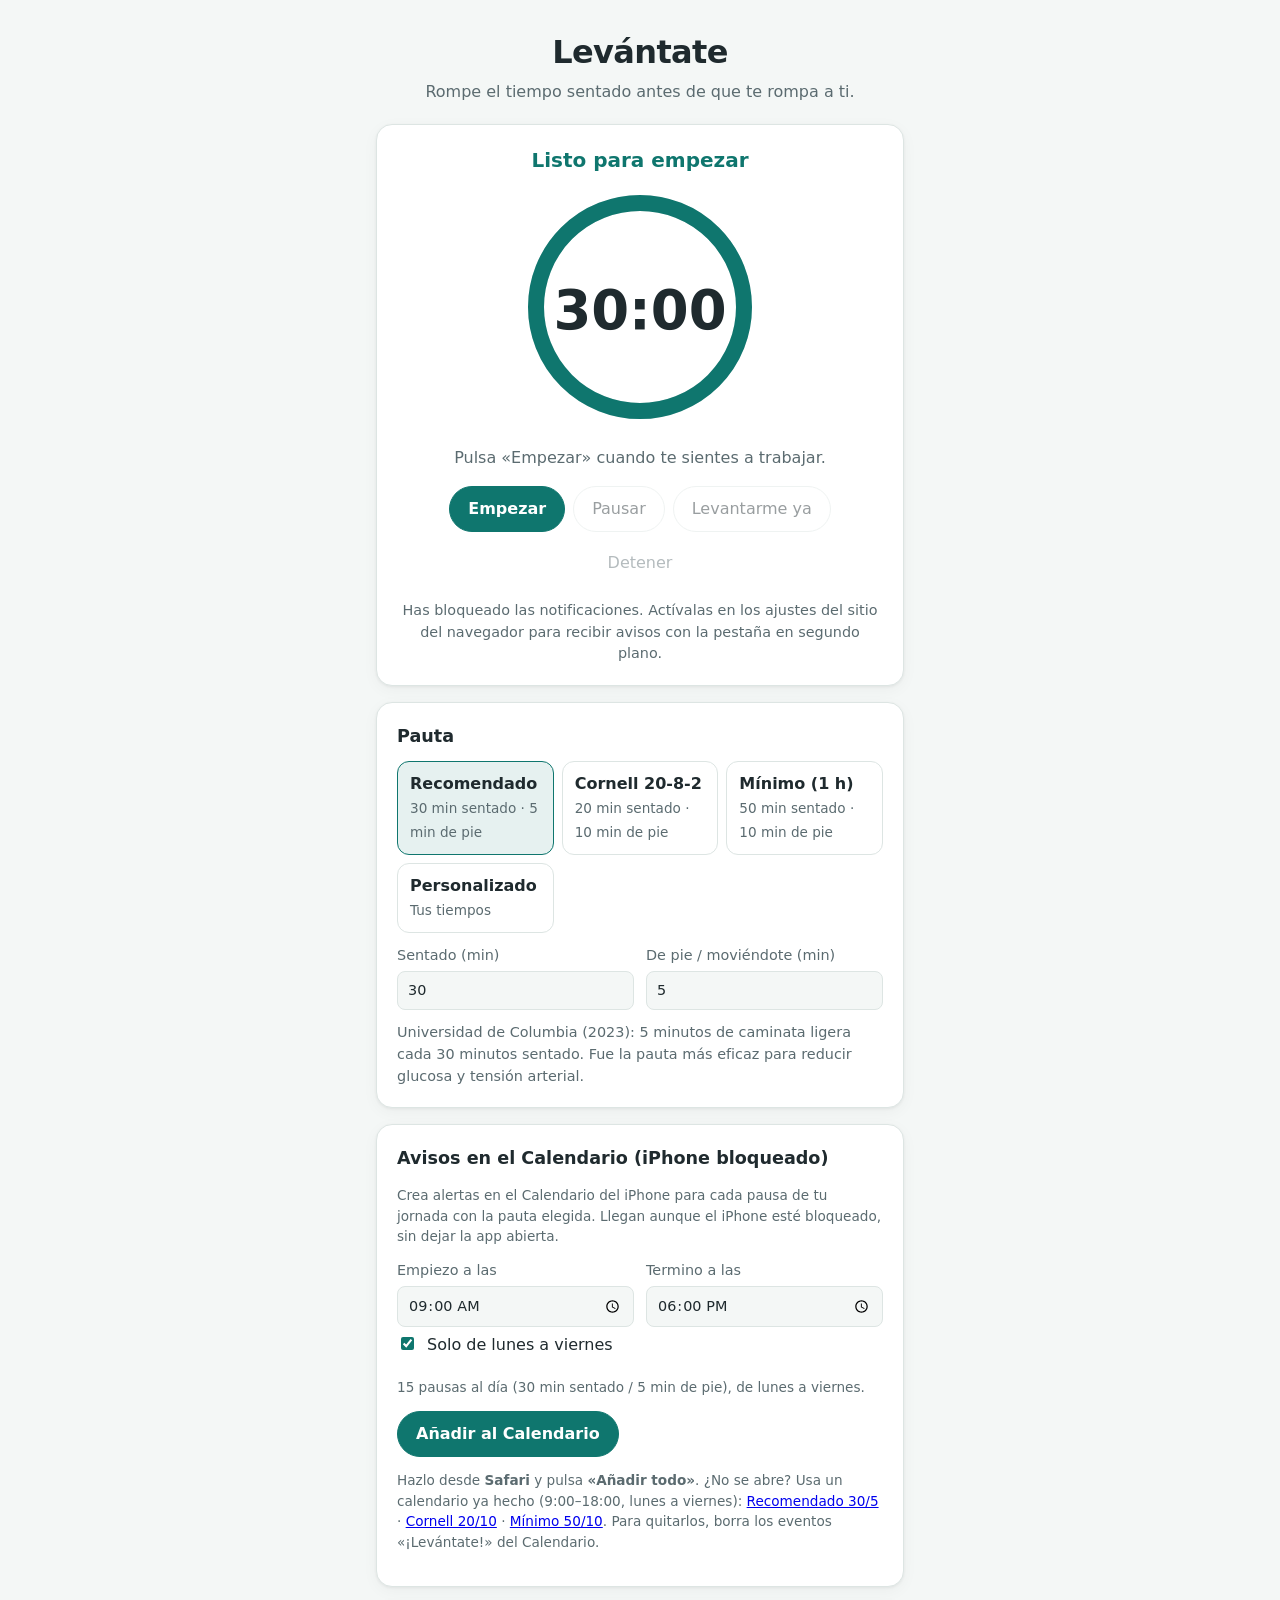
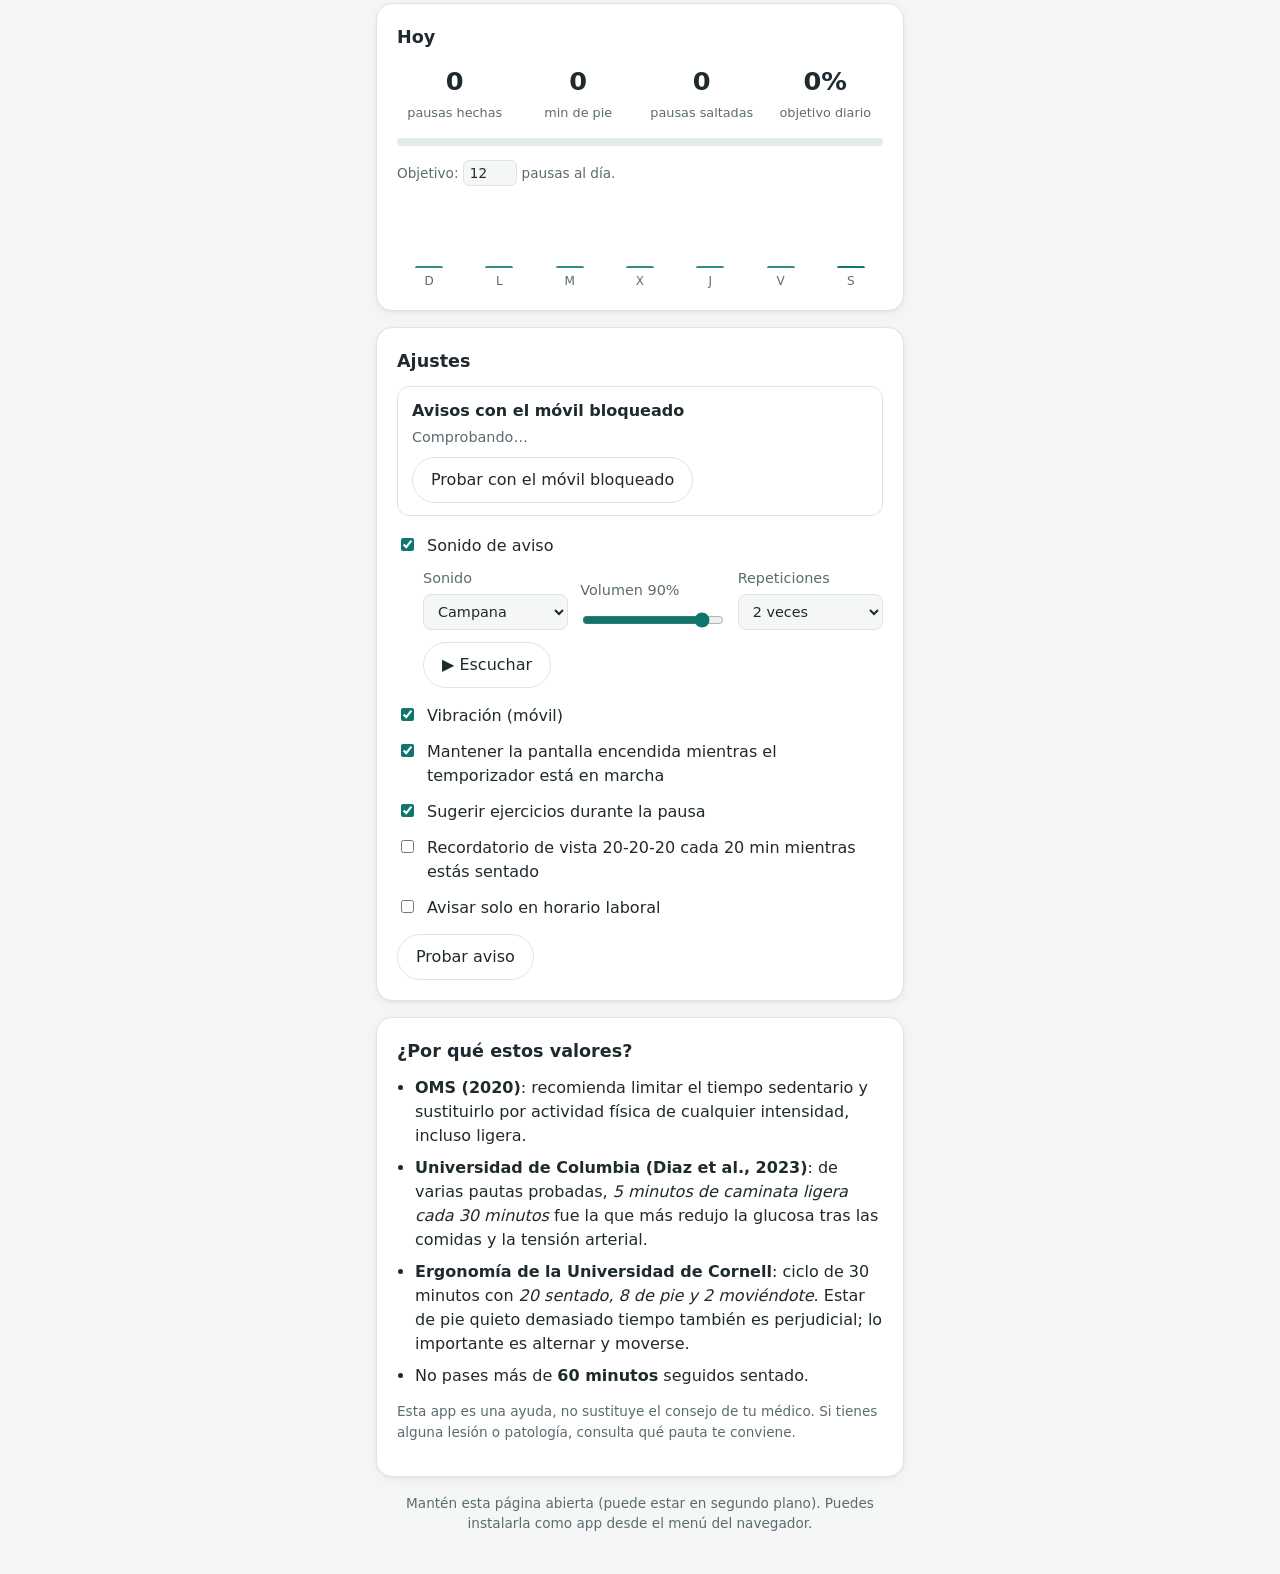
<file: index.html>
<!doctype html>
<html lang="es">
<head>
  <meta charset="utf-8">
  <meta name="viewport" content="width=device-width, initial-scale=1">
  <title>Levántate</title>
  <meta name="description" content="Recordatorios para levantarte y moverte mientras trabajas sentado, con pautas recomendadas por estudios médicos.">
  <meta name="theme-color" content="#0f766e">
  <link rel="manifest" href="manifest.webmanifest">
  <link rel="icon" href="icons/icon.svg" type="image/svg+xml">
  <link rel="apple-touch-icon" href="icons/icon-192.png">
  <meta name="apple-mobile-web-app-capable" content="yes">
  <meta name="apple-mobile-web-app-title" content="Levántate">
  <meta name="apple-mobile-web-app-status-bar-style" content="default">
  <link rel="stylesheet" href="styles.css">
</head>
<body>
  <main class="app">
    <header class="top">
      <h1>Levántate</h1>
      <p class="subtitle">Rompe el tiempo sentado antes de que te rompa a ti.</p>
    </header>

    <details class="card ios-help hidden" id="iosHelp">
      <summary>Uso en iPhone</summary>
      <ol>
        <li id="iosInstall">Pulsa <strong>Compartir</strong> <span aria-hidden="true">⬆︎</span> → <strong>Añadir a pantalla de inicio</strong> y abre la app desde ese icono. Solo así iOS permite notificaciones.</li>
        <li>iOS detiene las webs al bloquear la pantalla o cambiar de app. Deja la app <strong>abierta en primer plano</strong> con «Mantener la pantalla encendida» activado (por ejemplo, con el móvil en un soporte junto al ordenador).</li>
        <li>El sonido suena aunque el iPhone esté en silencio; el volumen lo marcan los botones laterales.</li>
      </ol>
    </details>

    <section class="card timer-card" aria-live="polite">
      <div class="phase" id="phaseLabel">Listo para empezar</div>
      <div class="ring-wrap">
        <svg class="ring" viewBox="0 0 120 120" aria-hidden="true">
          <circle class="ring-bg" cx="60" cy="60" r="52"></circle>
          <circle class="ring-fg" id="ringFg" cx="60" cy="60" r="52"></circle>
        </svg>
        <div class="time" id="timeLeft">30:00</div>
      </div>
      <div class="hint" id="phaseHint">Pulsa «Empezar» cuando te sientes a trabajar.</div>

      <div class="exercise hidden" id="exerciseBox">
        <div class="exercise-title">Mientras estás de pie prueba:</div>
        <div class="exercise-name" id="exerciseName"></div>
        <div class="exercise-desc" id="exerciseDesc"></div>
        <button class="link" id="nextExercise" type="button">Otra sugerencia</button>
      </div>

      <div class="controls">
        <button class="btn primary" id="startBtn" type="button">Empezar</button>
        <button class="btn" id="pauseBtn" type="button" disabled>Pausar</button>
        <button class="btn" id="skipBtn" type="button" disabled>Saltar fase</button>
        <button class="btn ghost" id="stopBtn" type="button" disabled>Detener</button>
      </div>
      <div class="notice hidden" id="permNotice">
        Las notificaciones están desactivadas. Solo oirás el sonido con la pestaña abierta.
        <button class="link" id="permBtn" type="button">Activar notificaciones</button>
      </div>
    </section>

    <section class="card">
      <h2>Pauta</h2>
      <div class="presets" id="presets" role="radiogroup" aria-label="Pauta de pausas"></div>
      <div class="custom" id="customBox">
        <label>Sentado (min)
          <input type="number" id="sitInput" min="1" max="180" step="1">
        </label>
        <label>De pie / moviéndote (min)
          <input type="number" id="standInput" min="1" max="60" step="1">
        </label>
      </div>
      <p class="preset-info" id="presetInfo"></p>
    </section>

    <section class="card" id="calCard">
      <h2>Avisos en el Calendario (iPhone bloqueado)</h2>
      <p class="small">Crea alertas en el Calendario del iPhone para cada pausa de tu jornada con la pauta elegida. Llegan aunque el iPhone esté bloqueado, sin dejar la app abierta.</p>
      <div class="custom">
        <label>Empiezo a las <input type="time" id="calFrom"></label>
        <label>Termino a las <input type="time" id="calTo"></label>
      </div>
      <label class="toggle"><input type="checkbox" id="calWeekdays"> Solo de lunes a viernes</label>
      <p class="small" id="calSummary"></p>
      <button class="btn primary" id="calBtn" type="button">Añadir al Calendario</button>
      <p class="small">Hazlo desde <strong>Safari</strong> y pulsa <strong>«Añadir todo»</strong>. ¿No se abre? Usa un calendario ya hecho (9:00–18:00, lunes a viernes):
        <a href="calendarios/recomendado-9-18-lv.ics">Recomendado 30/5</a> ·
        <a href="calendarios/cornell-9-18-lv.ics">Cornell 20/10</a> ·
        <a href="calendarios/minimo-9-18-lv.ics">Mínimo 50/10</a>.
        Para quitarlos, borra los eventos «¡Levántate!» del Calendario.</p>
    </section>

    <section class="card">
      <h2>Hoy</h2>
      <div class="stats">
        <div class="stat"><span class="stat-num" id="statBreaks">0</span><span class="stat-label">pausas hechas</span></div>
        <div class="stat"><span class="stat-num" id="statStand">0</span><span class="stat-label">min de pie</span></div>
        <div class="stat"><span class="stat-num" id="statSkipped">0</span><span class="stat-label">pausas saltadas</span></div>
        <div class="stat"><span class="stat-num" id="statGoal">0%</span><span class="stat-label">objetivo diario</span></div>
      </div>
      <div class="goal-bar"><div class="goal-fill" id="goalFill"></div></div>
      <p class="small">Objetivo: <input type="number" id="goalInput" min="1" max="30" class="inline-num"> pausas al día.</p>
      <div class="week" id="weekChart" aria-label="Pausas de los últimos 7 días"></div>
    </section>

    <section class="card">
      <h2>Ajustes</h2>
      <div class="push-box" id="pushBox">
        <strong>Avisos con el móvil bloqueado</strong>
        <p id="pushStatus">Comprobando…</p>
        <button class="btn small-btn" id="pushTestBtn" type="button">Probar con el móvil bloqueado</button>
      </div>
      <label class="toggle"><input type="checkbox" id="soundToggle"> Sonido de aviso</label>
      <div class="sound-box" id="soundBox">
        <label>Sonido
          <select id="soundType"></select>
        </label>
        <label><span>Volumen <span id="volumeVal"></span></span>
          <input type="range" id="volumeInput" min="10" max="100" step="5">
        </label>
        <label>Repeticiones
          <select id="repeatInput">
            <option value="1">1 vez</option>
            <option value="2">2 veces</option>
            <option value="3">3 veces</option>
            <option value="5">5 veces</option>
          </select>
        </label>
        <button class="btn small-btn" id="soundTestBtn" type="button">▶ Escuchar</button>
      </div>
      <label class="toggle"><input type="checkbox" id="vibrateToggle"> Vibración (móvil)</label>
      <label class="toggle"><input type="checkbox" id="wakeToggle"> Mantener la pantalla encendida mientras el temporizador está en marcha</label>
      <label class="toggle"><input type="checkbox" id="exerciseToggle"> Sugerir ejercicios durante la pausa</label>
      <label class="toggle"><input type="checkbox" id="eyesToggle"> Recordatorio de vista 20-20-20 cada 20 min mientras estás sentado</label>
      <label class="toggle"><input type="checkbox" id="hoursToggle"> Avisar solo en horario laboral</label>
      <div class="custom hours" id="hoursBox">
        <label>Desde <input type="time" id="hoursFrom"></label>
        <label>Hasta <input type="time" id="hoursTo"></label>
      </div>
      <button class="btn small-btn" id="testBtn" type="button">Probar aviso</button>
    </section>

    <section class="card evidence">
      <h2>¿Por qué estos valores?</h2>
      <ul>
        <li><strong>OMS (2020)</strong>: recomienda limitar el tiempo sedentario y sustituirlo por actividad física de cualquier intensidad, incluso ligera.</li>
        <li><strong>Universidad de Columbia (Diaz et al., 2023)</strong>: de varias pautas probadas, <em>5 minutos de caminata ligera cada 30 minutos</em> fue la que más redujo la glucosa tras las comidas y la tensión arterial.</li>
        <li><strong>Ergonomía de la Universidad de Cornell</strong>: ciclo de 30 minutos con <em>20 sentado, 8 de pie y 2 moviéndote</em>. Estar de pie quieto demasiado tiempo también es perjudicial; lo importante es alternar y moverse.</li>
        <li>No pases más de <strong>60 minutos</strong> seguidos sentado.</li>
      </ul>
      <p class="small">Esta app es una ayuda, no sustituye el consejo de tu médico. Si tienes alguna lesión o patología, consulta qué pauta te conviene.</p>
    </section>

    <footer class="foot small">
      Mantén esta página abierta (puede estar en segundo plano). Puedes instalarla como app desde el menú del navegador.
    </footer>
  </main>

  <script type="module" src="app.js"></script>
</body>
</html>
</file>
<file: styles.css>
:root {
  --bg: #f4f7f6;
  --card: #ffffff;
  --text: #1f2a2e;
  --muted: #5b6b70;
  --border: #dde5e3;
  --sit: #0f766e;
  --stand: #ea580c;
  --accent: #0f766e;
  --accent-text: #ffffff;
  --ring-bg: #e3ebe9;
  --shadow: 0 1px 3px rgba(0, 0, 0, 0.06), 0 4px 16px rgba(0, 0, 0, 0.04);
}

@media (prefers-color-scheme: dark) {
  :root {
    --bg: #0e1517;
    --card: #172124;
    --text: #e6eeec;
    --muted: #93a5a8;
    --border: #26363a;
    --sit: #2dd4bf;
    --stand: #fb923c;
    --accent: #14b8a6;
    --accent-text: #04201c;
    --ring-bg: #23322f;
    --shadow: none;
  }
}

* { box-sizing: border-box; }

body {
  margin: 0;
  background: var(--bg);
  color: var(--text);
  font-family: system-ui, -apple-system, "Segoe UI", Roboto, sans-serif;
  line-height: 1.5;
}

body.standing { --accent: var(--stand); }

.app {
  max-width: 560px;
  margin: 0 auto;
  padding: 16px 16px 40px;
}

.top { text-align: center; margin: 12px 0 20px; }
.top h1 { margin: 0; font-size: 2rem; letter-spacing: -0.02em; }
.subtitle { margin: 4px 0 0; color: var(--muted); }

.card {
  background: var(--card);
  border: 1px solid var(--border);
  border-radius: 16px;
  padding: 20px;
  margin-bottom: 16px;
  box-shadow: var(--shadow);
}

.card h2 { margin: 0 0 12px; font-size: 1.1rem; }

.timer-card { text-align: center; }

.phase {
  font-weight: 700;
  font-size: 1.25rem;
  color: var(--accent);
}

.ring-wrap {
  position: relative;
  width: min(240px, 70vw);
  aspect-ratio: 1;
  margin: 12px auto;
}

.ring { width: 100%; height: 100%; transform: rotate(-90deg); }
.ring circle { fill: none; stroke-width: 8; }
.ring-bg { stroke: var(--ring-bg); }
.ring-fg {
  stroke: var(--accent);
  stroke-linecap: round;
  stroke-dasharray: 326.73;
  stroke-dashoffset: 0;
  transition: stroke-dashoffset 0.9s linear, stroke 0.3s;
}

.time {
  position: absolute;
  inset: 0;
  display: grid;
  place-items: center;
  font-size: clamp(2.4rem, 12vw, 3.4rem);
  font-weight: 700;
  font-variant-numeric: tabular-nums;
}

.hint { color: var(--muted); min-height: 1.5em; }

.exercise {
  margin: 16px 0 4px;
  padding: 14px;
  border-radius: 12px;
  background: color-mix(in srgb, var(--stand) 12%, transparent);
  text-align: left;
}
.exercise-title { font-size: 0.85rem; color: var(--muted); }
.exercise-name { font-weight: 700; font-size: 1.05rem; margin-top: 2px; }
.exercise-desc { margin: 4px 0 6px; }

.controls {
  display: flex;
  flex-wrap: wrap;
  gap: 8px;
  justify-content: center;
  margin-top: 16px;
}

.btn {
  font: inherit;
  padding: 10px 18px;
  border-radius: 999px;
  border: 1px solid var(--border);
  background: transparent;
  color: var(--text);
  cursor: pointer;
}
.btn:hover:not(:disabled) { border-color: var(--accent); }
.btn:disabled { opacity: 0.45; cursor: default; }
.btn.primary {
  background: var(--accent);
  border-color: var(--accent);
  color: var(--accent-text);
  font-weight: 600;
}
.btn.ghost { border-color: transparent; color: var(--muted); }
.small-btn { margin-top: 8px; }

.link {
  font: inherit;
  background: none;
  border: none;
  padding: 0;
  color: var(--accent);
  text-decoration: underline;
  cursor: pointer;
}

.notice {
  margin-top: 14px;
  font-size: 0.9rem;
  color: var(--muted);
}

.presets {
  display: grid;
  grid-template-columns: repeat(auto-fit, minmax(150px, 1fr));
  gap: 8px;
}

.preset {
  font: inherit;
  text-align: left;
  padding: 10px 12px;
  border-radius: 12px;
  border: 1px solid var(--border);
  background: transparent;
  color: var(--text);
  cursor: pointer;
}
.preset[aria-checked="true"] {
  border-color: var(--sit);
  background: color-mix(in srgb, var(--sit) 10%, transparent);
}
.preset-name { font-weight: 600; display: block; }
.preset-vals { font-size: 0.85rem; color: var(--muted); }

.custom {
  display: flex;
  gap: 12px;
  flex-wrap: wrap;
  margin-top: 12px;
}
.custom label { display: flex; flex-direction: column; font-size: 0.9rem; color: var(--muted); flex: 1 1 140px; }
.custom input {
  font: inherit;
  margin-top: 4px;
  padding: 8px 10px;
  border-radius: 8px;
  border: 1px solid var(--border);
  background: var(--bg);
  color: var(--text);
}

.preset-info { color: var(--muted); font-size: 0.9rem; margin: 12px 0 0; }

.stats {
  display: grid;
  grid-template-columns: repeat(4, 1fr);
  gap: 8px;
  text-align: center;
}
@media (max-width: 420px) { .stats { grid-template-columns: repeat(2, 1fr); } }
.stat-num { display: block; font-size: 1.6rem; font-weight: 700; font-variant-numeric: tabular-nums; }
.stat-label { font-size: 0.8rem; color: var(--muted); }

.goal-bar {
  height: 8px;
  border-radius: 999px;
  background: var(--ring-bg);
  margin-top: 14px;
  overflow: hidden;
}
.goal-fill { height: 100%; width: 0; background: var(--sit); transition: width 0.4s; }

.inline-num {
  font: inherit;
  width: 4em;
  padding: 2px 6px;
  border-radius: 6px;
  border: 1px solid var(--border);
  background: var(--bg);
  color: var(--text);
}

.week {
  display: flex;
  align-items: flex-end;
  gap: 6px;
  height: 90px;
  margin-top: 8px;
}
.week-col { flex: 1; display: flex; flex-direction: column; align-items: center; justify-content: flex-end; height: 100%; }
.week-bar { width: 100%; max-width: 28px; background: var(--sit); border-radius: 4px 4px 0 0; min-height: 2px; opacity: 0.85; }
.week-col.today .week-bar { opacity: 1; }
.week-day { font-size: 0.75rem; color: var(--muted); margin-top: 4px; }
.week-val { font-size: 0.7rem; color: var(--muted); }

.sound-box {
  display: flex;
  flex-wrap: wrap;
  gap: 12px;
  align-items: flex-end;
  margin: 4px 0 10px 26px;
}
.sound-box label { display: flex; flex-direction: column; font-size: 0.9rem; color: var(--muted); flex: 1 1 130px; }
.sound-box select {
  font: inherit;
  margin-top: 4px;
  padding: 8px 10px;
  border-radius: 8px;
  border: 1px solid var(--border);
  background: var(--bg);
  color: var(--text);
}
.sound-box input[type="range"] { margin-top: 10px; accent-color: var(--sit); }
.sound-box .small-btn { margin-top: 0; }

.toggle { display: flex; gap: 10px; align-items: flex-start; padding: 6px 0; cursor: pointer; }
.toggle input { margin-top: 4px; accent-color: var(--sit); }

.evidence ul { padding-left: 18px; margin: 0; }
.evidence li { margin-bottom: 8px; }

.small { font-size: 0.85rem; color: var(--muted); }
.foot { text-align: center; }
.hidden { display: none !important; }

.ios-help { border-color: color-mix(in srgb, var(--stand) 50%, var(--border)); }
.ios-help summary { font-weight: 700; cursor: pointer; }
.ios-help ol { margin: 12px 0 0; padding-left: 20px; }
.ios-help li { margin-bottom: 6px; }

.push-box {
  padding: 12px 14px;
  margin-bottom: 12px;
  border-radius: 12px;
  border: 1px solid var(--border);
}
.push-box p { margin: 4px 0 0; font-size: 0.9rem; color: var(--muted); }
.push-box.push-on { border-color: var(--sit); background: color-mix(in srgb, var(--sit) 8%, transparent); }
</file>
